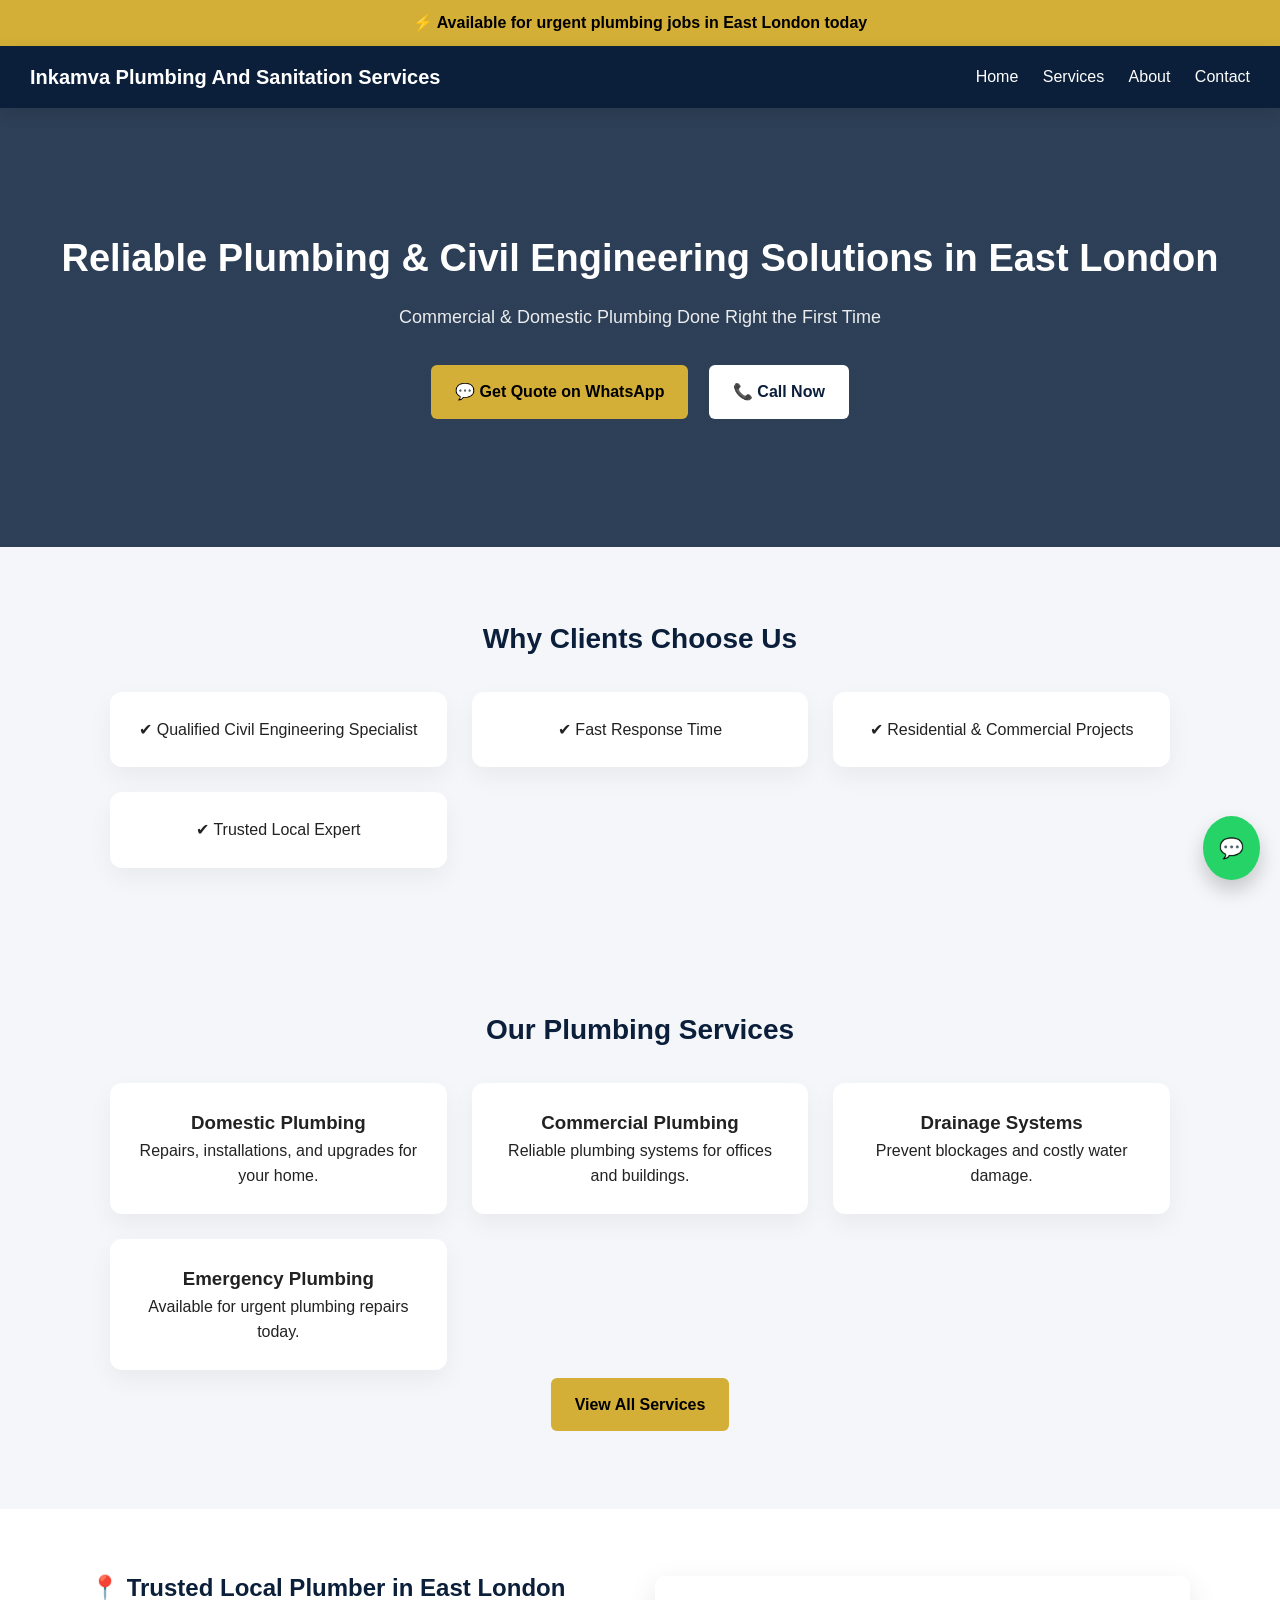
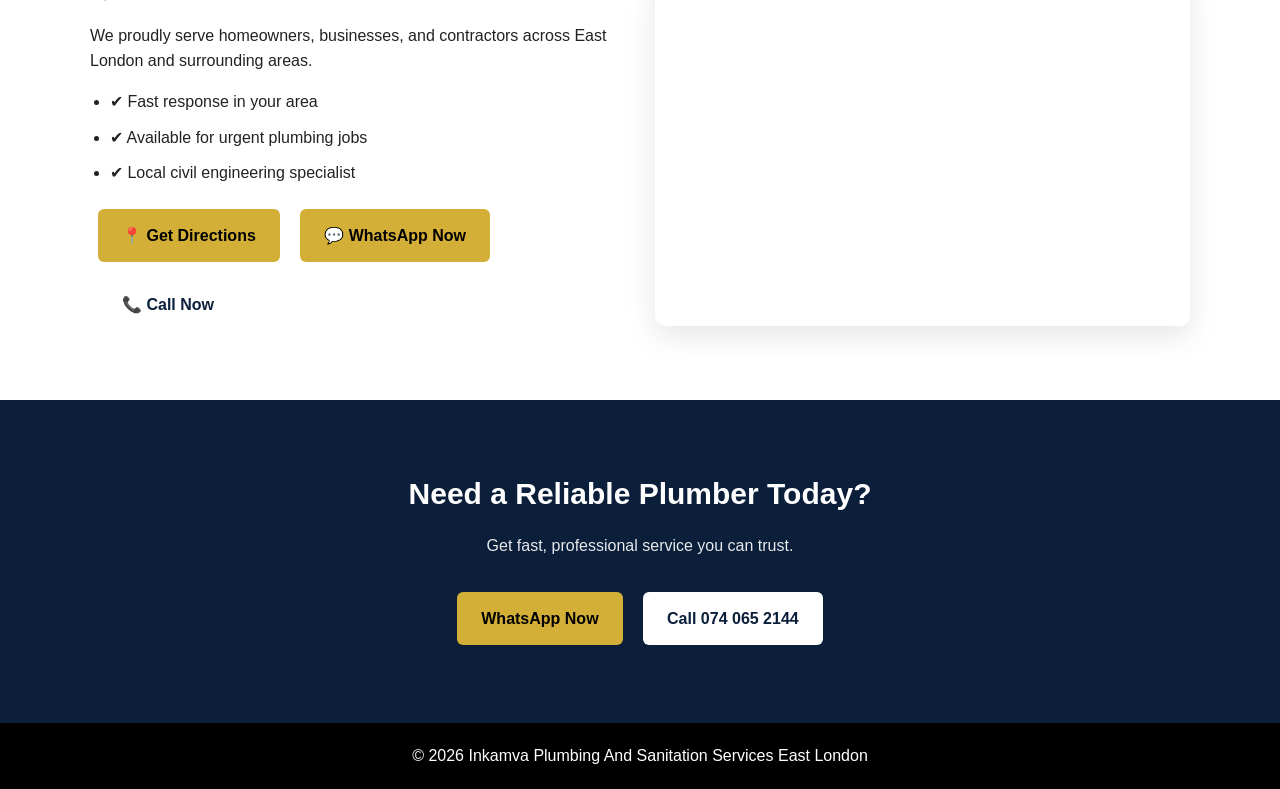
<file: Index.html>
<!DOCTYPE html>
<html lang="en">
<head>
<meta charset="UTF-8">
<meta name="viewport" content="width=device-width, initial-scale=1.0">

<title>Inkamva  Plumbing  And Sanitation  Services | Reliable Civil Engineering Plumbing Services</title>

<meta name="description" content="Looking for a reliable plumber in East London? We provide fast, professional commercial & domestic plumbing services. Call or WhatsApp now.">

<meta name="keywords" content="Plumber East London, Emergency Plumber East London, Commercial Plumbing Eastern Cape">

<link rel="stylesheet" href="style.css">

<style>
/* HERO BG */
.hero {
background: linear-gradient(rgba(11,31,58,0.85), rgba(11,31,58,0.85)),
url('https://images.ctfassets.net/09muo917z9ra/2yOFI9oIJpGVZ7pa9LHGTg/3d40ea985bd28c49a836c32a85cba67d/InShot_20260330_021956362.avif');
background-size: cover;
background-position: center;
color: white;
padding: 120px 20px;
text-align: center;
}

/* MAP SECTION */
.map-section {
padding: 60px 20px;
background: #ffffff;
}

.map-container {
display: grid;
grid-template-columns: repeat(auto-fit, minmax(300px, 1fr));
gap: 30px;
align-items: center;
}

.map-frame iframe {
border-radius: 10px;
box-shadow: 0 10px 30px rgba(0,0,0,0.1);
}

/* URGENCY BAR */
.urgency {
background: #d4af37;
color: #000;
text-align: center;
padding: 10px;
font-weight: 600;
}
</style>

</head>

<body>

<div class="urgency">
⚡ Available for urgent plumbing jobs in East London today
</div>

<header>
<h2>Inkamva  Plumbing  And Sanitation  Services</h2>
<nav>
<a href="index.html">Home</a>
<a href="services.html">Services</a>
<a href="about.html">About</a>
<a href="contact.html">Contact</a>
</nav>
</header>

<!-- HERO -->
<section class="hero">
<h1>Reliable Plumbing & Civil Engineering Solutions in East London</h1>
<p>Commercial & Domestic Plumbing Done Right the First Time</p>

<a href="https://wa.me/27740652144?text=Hi,%20I%20need%20a%20plumber%20in%20East%20London" class="btn primary">💬 Get Quote on WhatsApp</a>

<a href="tel:0740652144" class="btn secondary">📞 Call Now</a>
</section>

<!-- TRUST -->
<section class="section">
<h2>Why Clients Choose Us</h2>

<div class="grid">
<div class="card">✔ Qualified Civil Engineering Specialist</div>
<div class="card">✔ Fast Response Time</div>
<div class="card">✔ Residential & Commercial Projects</div>
<div class="card">✔ Trusted Local Expert</div>
</div>
</section>

<!-- SERVICES -->
<section class="section">
<h2>Our Plumbing Services</h2>

<div class="grid">
<div class="card">
<h3>Domestic Plumbing</h3>
<p>Repairs, installations, and upgrades for your home.</p>
</div>

<div class="card">
<h3>Commercial Plumbing</h3>
<p>Reliable plumbing systems for offices and buildings.</p>
</div>

<div class="card">
<h3>Drainage Systems</h3>
<p>Prevent blockages and costly water damage.</p>
</div>

<div class="card">
<h3>Emergency Plumbing</h3>
<p>Available for urgent plumbing repairs today.</p>
</div>
</div>

<a href="services.html" class="btn primary">View All Services</a>
</section>

<!-- GOOGLE MAP CONVERSION SECTION -->
<section class="map-section">

<div class="map-container">

<div>
<h2>📍 Trusted Local Plumber in East London</h2>

<p>
We proudly serve homeowners, businesses, and contractors across East London and surrounding areas.
</p>

<ul>
<li>✔ Fast response in your area</li>
<li>✔ Available for urgent plumbing jobs</li>
<li>✔ Local civil engineering specialist</li>
</ul>

<a href="https://www.google.com/maps/search/?api=1&query=East+London+South+Africa" target="_blank" class="btn primary">
📍 Get Directions
</a>

<a href="https://wa.me/27740652144?text=Hi,%20I%20need%20a%20plumber%20near%20me" class="btn primary">
💬 WhatsApp Now
</a>

<a href="tel:0740652144" class="btn secondary">
📞 Call Now
</a>

</div>

<div class="map-frame">
<iframe 
src="https://maps.google.com/maps?q=East%20London%20South%20Africa&t=&z=13&ie=UTF8&iwloc=&output=embed"
width="100%" height="350" style="border:0;" allowfullscreen="" loading="lazy">
</iframe>
</div>

</div>

</section>

<!-- CTA -->
<section class="cta">
<h2>Need a Reliable Plumber Today?</h2>
<p>Get fast, professional service you can trust.</p>

<a href="https://wa.me/27740652144" class="btn primary">WhatsApp Now</a>
<a href="tel:0740652144" class="btn secondary">Call 074 065 2144</a>
</section>

<footer>
<p>© 2026 Inkamva  Plumbing  And Sanitation  Services East London</p>
</footer>

<!-- FLOATING WHATSAPP -->
<a href="https://wa.me/27740652144?text=Hi,%20I%20need%20a%20quote" class="whatsapp">💬</a>

</body>
</html>
</file>
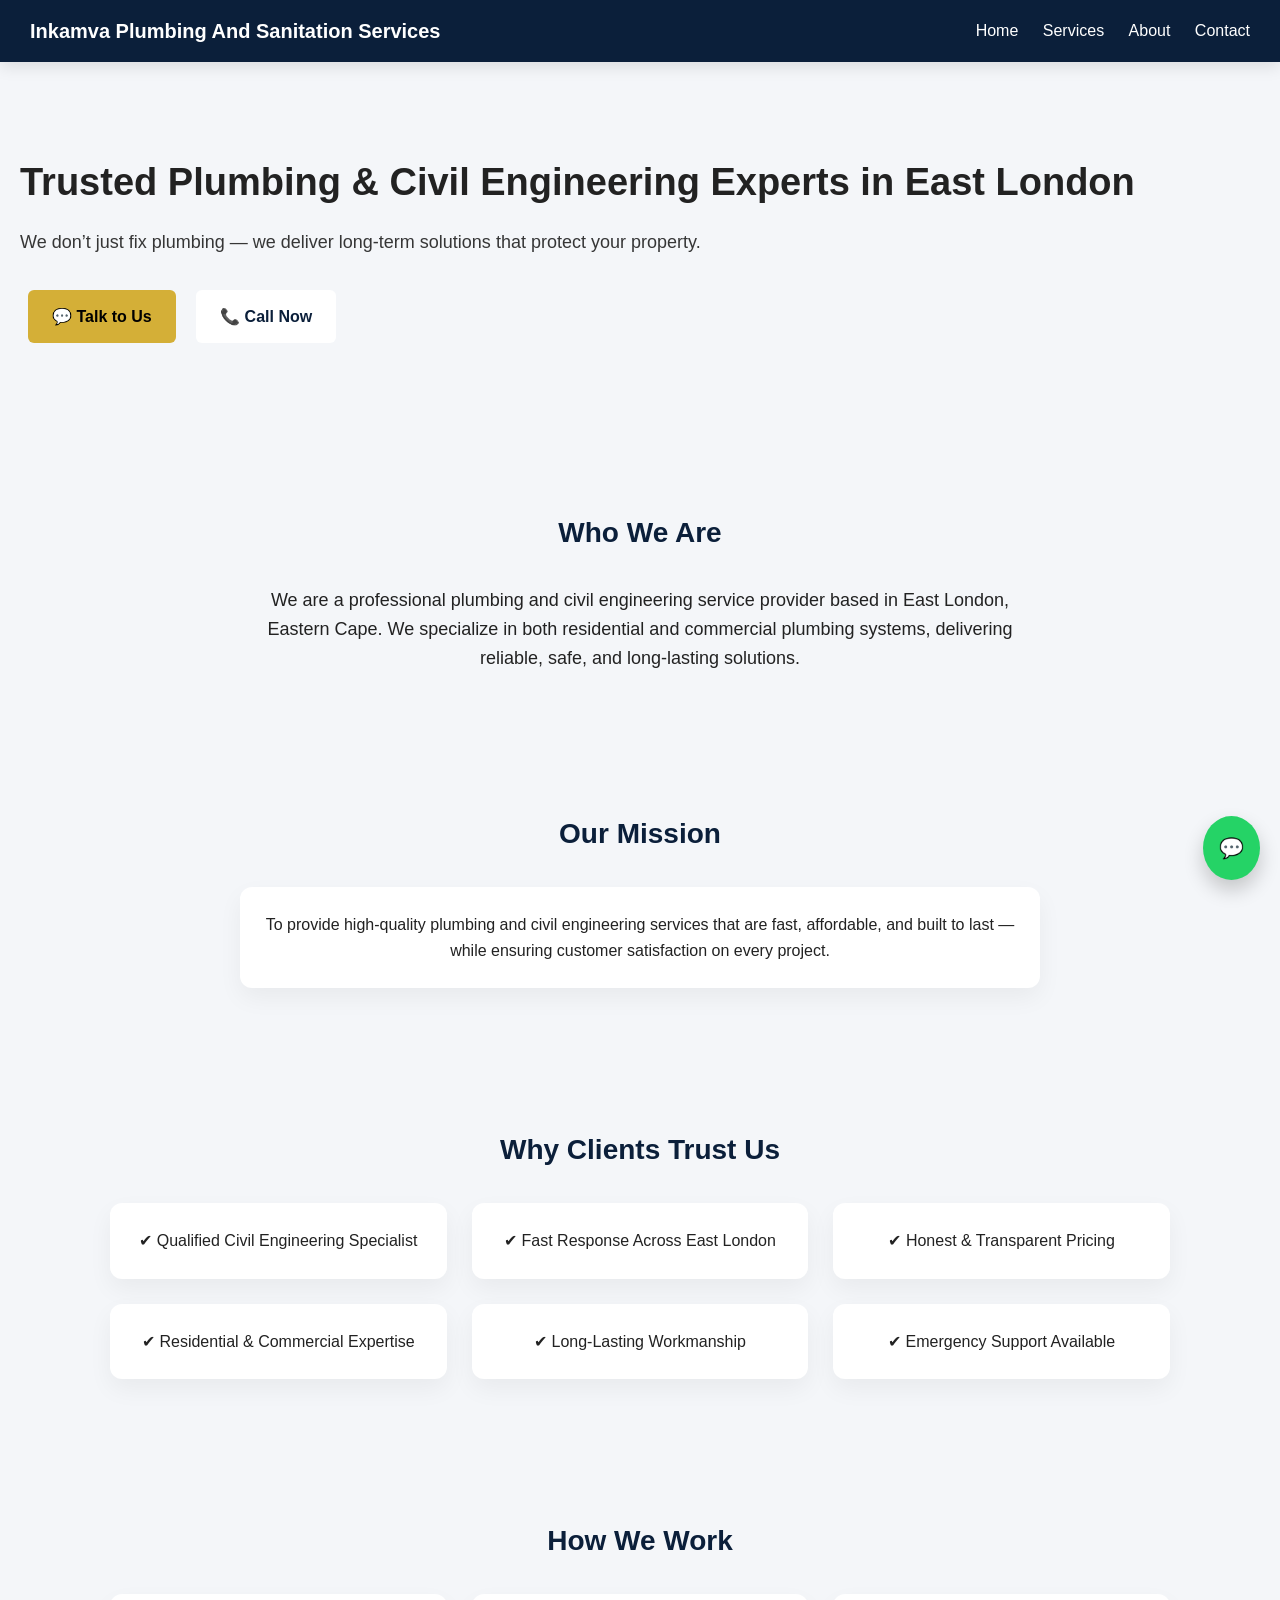
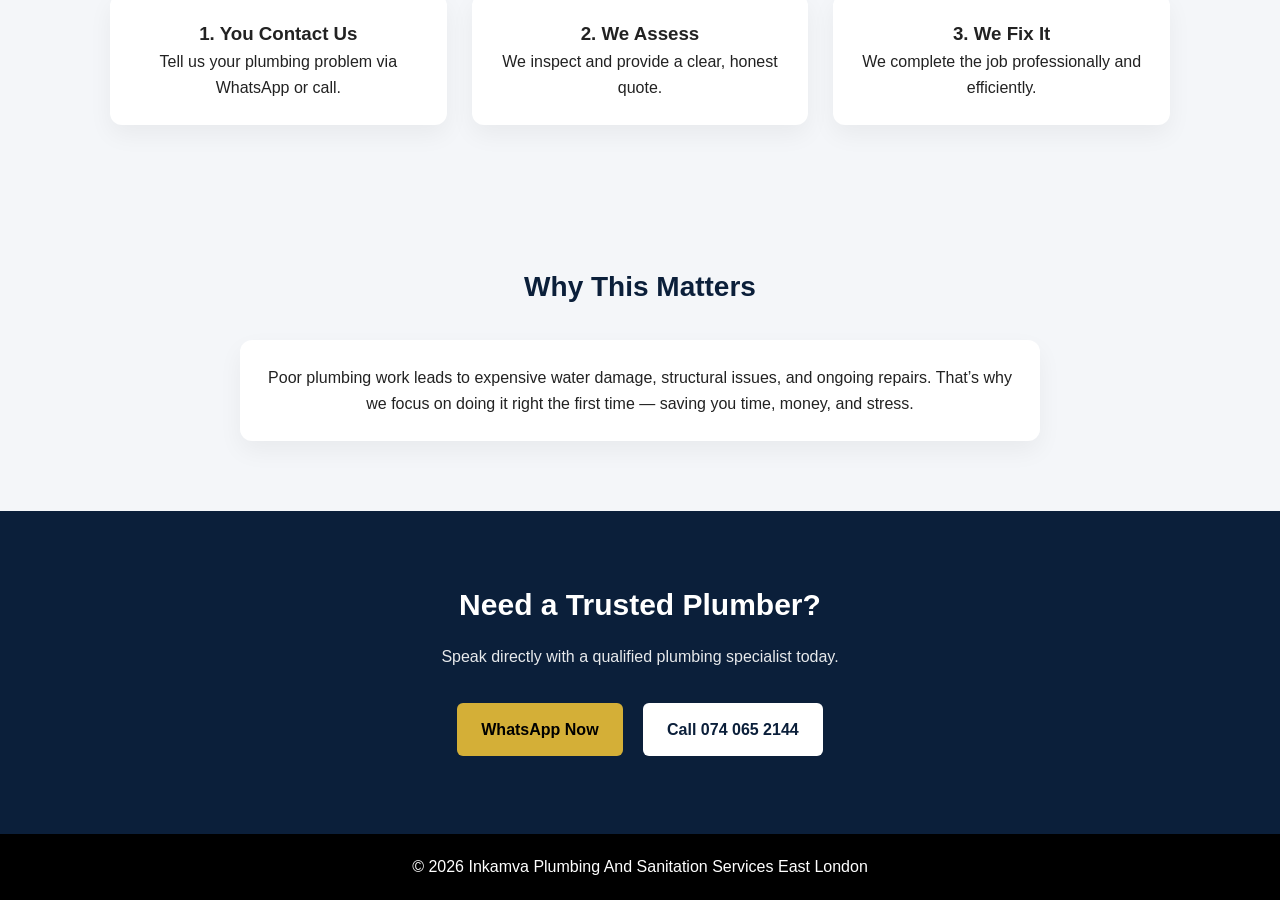
<file: about.html>
<!DOCTYPE html>
<html lang="en">
<head>
<meta charset="UTF-8">
<meta name="viewport" content="width=device-width, initial-scale=1.0">

<title>About Us | Trusted Plumber East London</title>

<meta name="description" content="Learn more about our professional plumbing and civil engineering services in East London. Trusted by homeowners and businesses. Call 074 065 2144.">

<meta name="keywords" content="About Plumber East London, Civil Engineering Plumbing, Trusted Plumbing Services Eastern Cape">

<link rel="stylesheet" href="style.css">
</head>

<body>

<header>
<h2>Inkamva  Plumbing  And Sanitation  Services</h2>

<nav>
<a href="index.html">Home</a>
<a href="services.html">Services</a>
<a href="about.html">About</a>
<a href="contact.html">Contact</a>
</nav>
</header>

<!-- HERO -->
<section class="hero" style="padding:90px 20px;">
<h1>Trusted Plumbing & Civil Engineering Experts in East London</h1>
<p>We don’t just fix plumbing — we deliver long-term solutions that protect your property.</p>

<a href="https://wa.me/27740652144?text=Hi,%20I%20want%20to%20know%20more%20about%20your%20services" class="btn primary">
💬 Talk to Us
</a>

<a href="tel:0740652144" class="btn secondary">
📞 Call Now
</a>
</section>

<!-- TRUST SECTION -->
<section class="section">

<h2>Who We Are</h2>

<p style="max-width:800px;margin:auto;font-size:18px;">
We are a professional plumbing and civil engineering service provider based in East London, Eastern Cape.
We specialize in both residential and commercial plumbing systems, delivering reliable, safe, and long-lasting solutions.
</p>

</section>

<!-- MISSION -->
<section class="section">

<h2>Our Mission</h2>

<div class="card" style="max-width:800px;margin:auto;">
<p>
To provide high-quality plumbing and civil engineering services that are fast, affordable, and built to last — while ensuring customer satisfaction on every project.
</p>
</div>

</section>

<!-- WHY TRUST US -->
<section class="section">

<h2>Why Clients Trust Us</h2>

<div class="grid">

<div class="card">✔ Qualified Civil Engineering Specialist</div>
<div class="card">✔ Fast Response Across East London</div>
<div class="card">✔ Honest & Transparent Pricing</div>
<div class="card">✔ Residential & Commercial Expertise</div>
<div class="card">✔ Long-Lasting Workmanship</div>
<div class="card">✔ Emergency Support Available</div>

</div>

</section>

<!-- PROCESS -->
<section class="section">

<h2>How We Work</h2>

<div class="grid">

<div class="card">
<h3>1. You Contact Us</h3>
<p>Tell us your plumbing problem via WhatsApp or call.</p>
</div>

<div class="card">
<h3>2. We Assess</h3>
<p>We inspect and provide a clear, honest quote.</p>
</div>

<div class="card">
<h3>3. We Fix It</h3>
<p>We complete the job professionally and efficiently.</p>
</div>

</div>

</section>

<!-- PERSONAL TRUST HOOK -->
<section class="section">

<h2>Why This Matters</h2>

<div class="card" style="max-width:800px;margin:auto;">
<p>
Poor plumbing work leads to expensive water damage, structural issues, and ongoing repairs.
That’s why we focus on doing it right the first time — saving you time, money, and stress.
</p>
</div>

</section>

<!-- CTA -->
<section class="cta">

<h2>Need a Trusted Plumber?</h2>
<p>Speak directly with a qualified plumbing specialist today.</p>

<a href="https://wa.me/27740652144" class="btn primary">WhatsApp Now</a>
<a href="tel:0740652144" class="btn secondary">Call 074 065 2144</a>

</section>

<!-- FOOTER -->
<footer>
<p>© 2026 Inkamva  Plumbing  And Sanitation  Services East London</p>
</footer>

<!-- FLOATING WHATSAPP -->
<a href="https://wa.me/27740652144?text=Hi,%20I%20want%20a%20quote" class="whatsapp">💬</a>

</body>
</html>
</file>
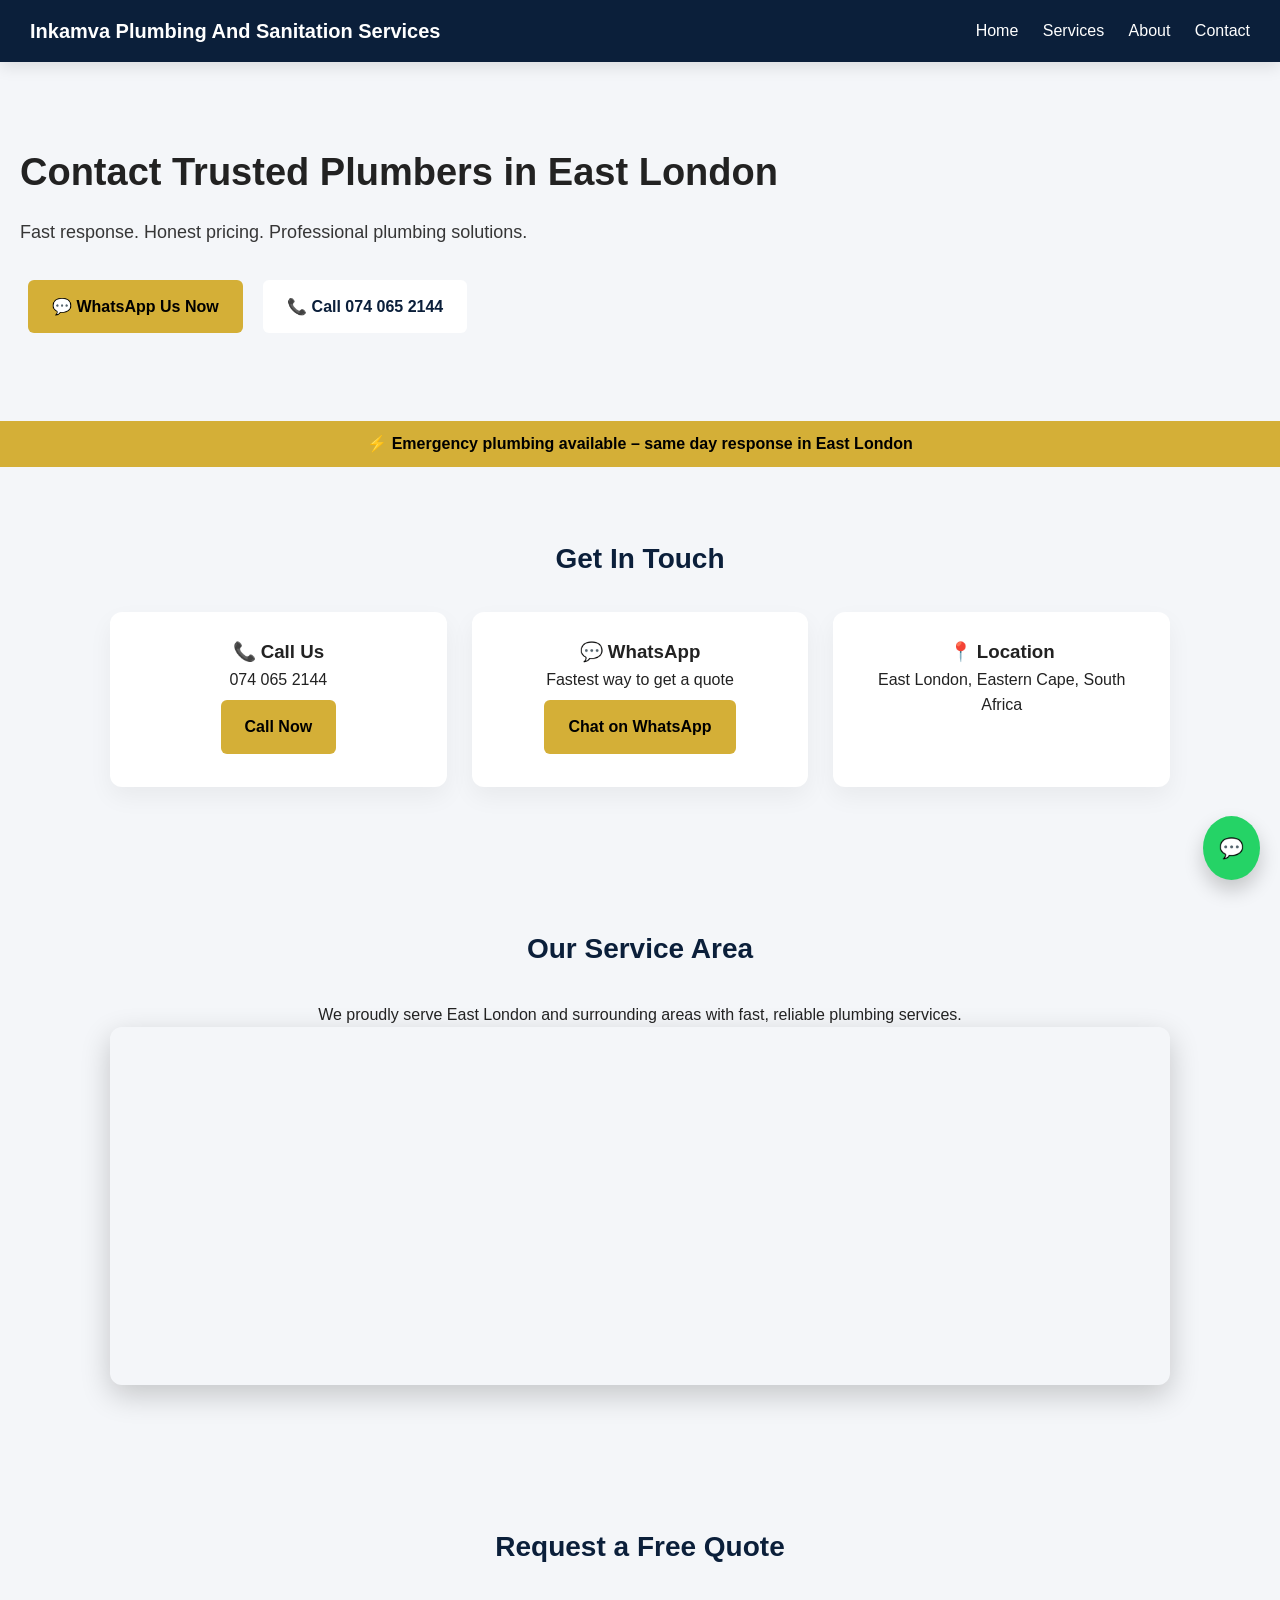
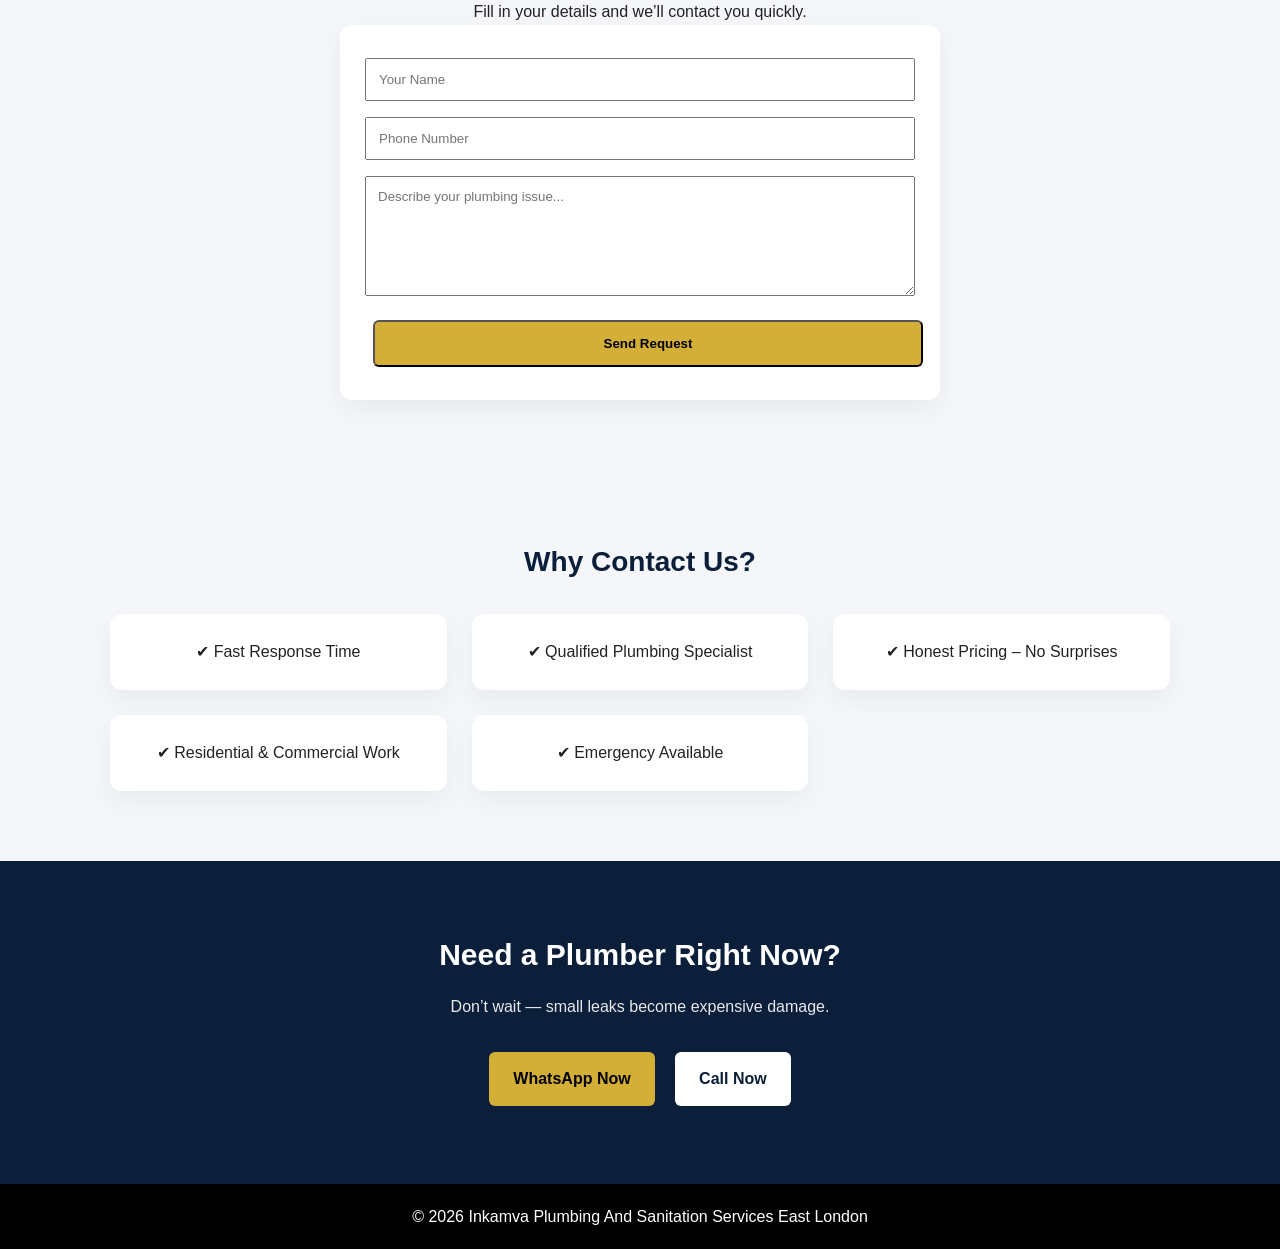
<file: contact.html>
<!DOCTYPE html>
<html lang="en">
<head>
<meta charset="UTF-8">
<meta name="viewport" content="width=device-width, initial-scale=1.0">

<title>Contact Us | Plumber East London | Fast Response</title>

<meta name="description" content="Contact trusted plumbers in East London. Fast response for domestic & commercial plumbing. Call or WhatsApp 074 065 2144.">

<meta name="keywords" content="Contact Plumber East London, Emergency Plumbing Eastern Cape, Plumbing Quote East London">

<link rel="stylesheet" href="style.css">
</head>

<body>

<header>
<h2>Inkamva  Plumbing  And Sanitation  Services</h2>

<nav>
<a href="index.html">Home</a>
<a href="services.html">Services</a>
<a href="about.html">About</a>
<a href="contact.html">Contact</a>
</nav>
</header>

<!-- HERO -->
<section class="hero" style="padding:80px 20px;">
<h1>Contact Trusted Plumbers in East London</h1>
<p>Fast response. Honest pricing. Professional plumbing solutions.</p>

<a href="https://wa.me/27740652144?text=Hi,%20I%20need%20a%20plumbing%20quote" class="btn primary">
💬 WhatsApp Us Now
</a>

<a href="tel:0740652144" class="btn secondary">
📞 Call 074 065 2144
</a>
</section>

<!-- URGENCY BAR -->
<div class="urgency">
⚡ Emergency plumbing available – same day response in East London
</div>

<!-- CONTACT INFO -->
<section class="section">

<h2>Get In Touch</h2>

<div class="grid">

<div class="card">
<h3>📞 Call Us</h3>
<p>074 065 2144</p>
<a href="tel:0740652144" class="btn primary">Call Now</a>
</div>

<div class="card">
<h3>💬 WhatsApp</h3>
<p>Fastest way to get a quote</p>
<a href="https://wa.me/27740652144" class="btn primary">Chat on WhatsApp</a>
</div>

<div class="card">
<h3>📍 Location</h3>
<p>East London, Eastern Cape, South Africa</p>
</div>

</div>

</section>

<!-- GOOGLE MAPS (CONVERSION MONSTER SECTION) -->
<section class="section">

<h2>Our Service Area</h2>

<p>We proudly serve East London and surrounding areas with fast, reliable plumbing services.</p>

<div style="border-radius:12px; overflow:hidden; box-shadow:0 10px 30px rgba(0,0,0,0.2);">

<iframe
src="https://www.google.com/maps?q=East+London+Eastern+Cape&output=embed"
width="100%" 
height="350" 
style="border:0;" 
allowfullscreen="" 
loading="lazy">
</iframe>

</div>

</section>

<!-- CONTACT FORM -->
<section class="section">

<h2>Request a Free Quote</h2>

<p>Fill in your details and we’ll contact you quickly.</p>

<div class="card" style="max-width:600px;margin:auto;">

<form>

<input type="text" placeholder="Your Name" required style="width:100%;padding:12px;margin:8px 0;">
<input type="tel" placeholder="Phone Number" required style="width:100%;padding:12px;margin:8px 0;">
<textarea placeholder="Describe your plumbing issue..." required style="width:100%;padding:12px;margin:8px 0;height:120px;"></textarea>

<button type="submit" class="btn primary" style="width:100%;">
Send Request
</button>

</form>

</div>

</section>

<!-- WHY CONTACT US -->
<section class="section">

<h2>Why Contact Us?</h2>

<div class="grid">

<div class="card">✔ Fast Response Time</div>
<div class="card">✔ Qualified Plumbing Specialist</div>
<div class="card">✔ Honest Pricing – No Surprises</div>
<div class="card">✔ Residential & Commercial Work</div>
<div class="card">✔ Emergency Available</div>

</div>

</section>

<!-- FINAL CTA -->
<section class="cta">

<h2>Need a Plumber Right Now?</h2>
<p>Don’t wait — small leaks become expensive damage.</p>

<a href="https://wa.me/27740652144" class="btn primary">WhatsApp Now</a>
<a href="tel:0740652144" class="btn secondary">Call Now</a>

</section>

<!-- FOOTER -->
<footer>
<p>© 2026 Inkamva  Plumbing  And Sanitation  Services East London</p>
</footer>

<!-- FLOATING WHATSAPP -->
<a href="https://wa.me/27740652144?text=Hi,%20I%20need%20a%20plumbing%20quote" class="whatsapp">💬</a>

</body>
</html>
</file>
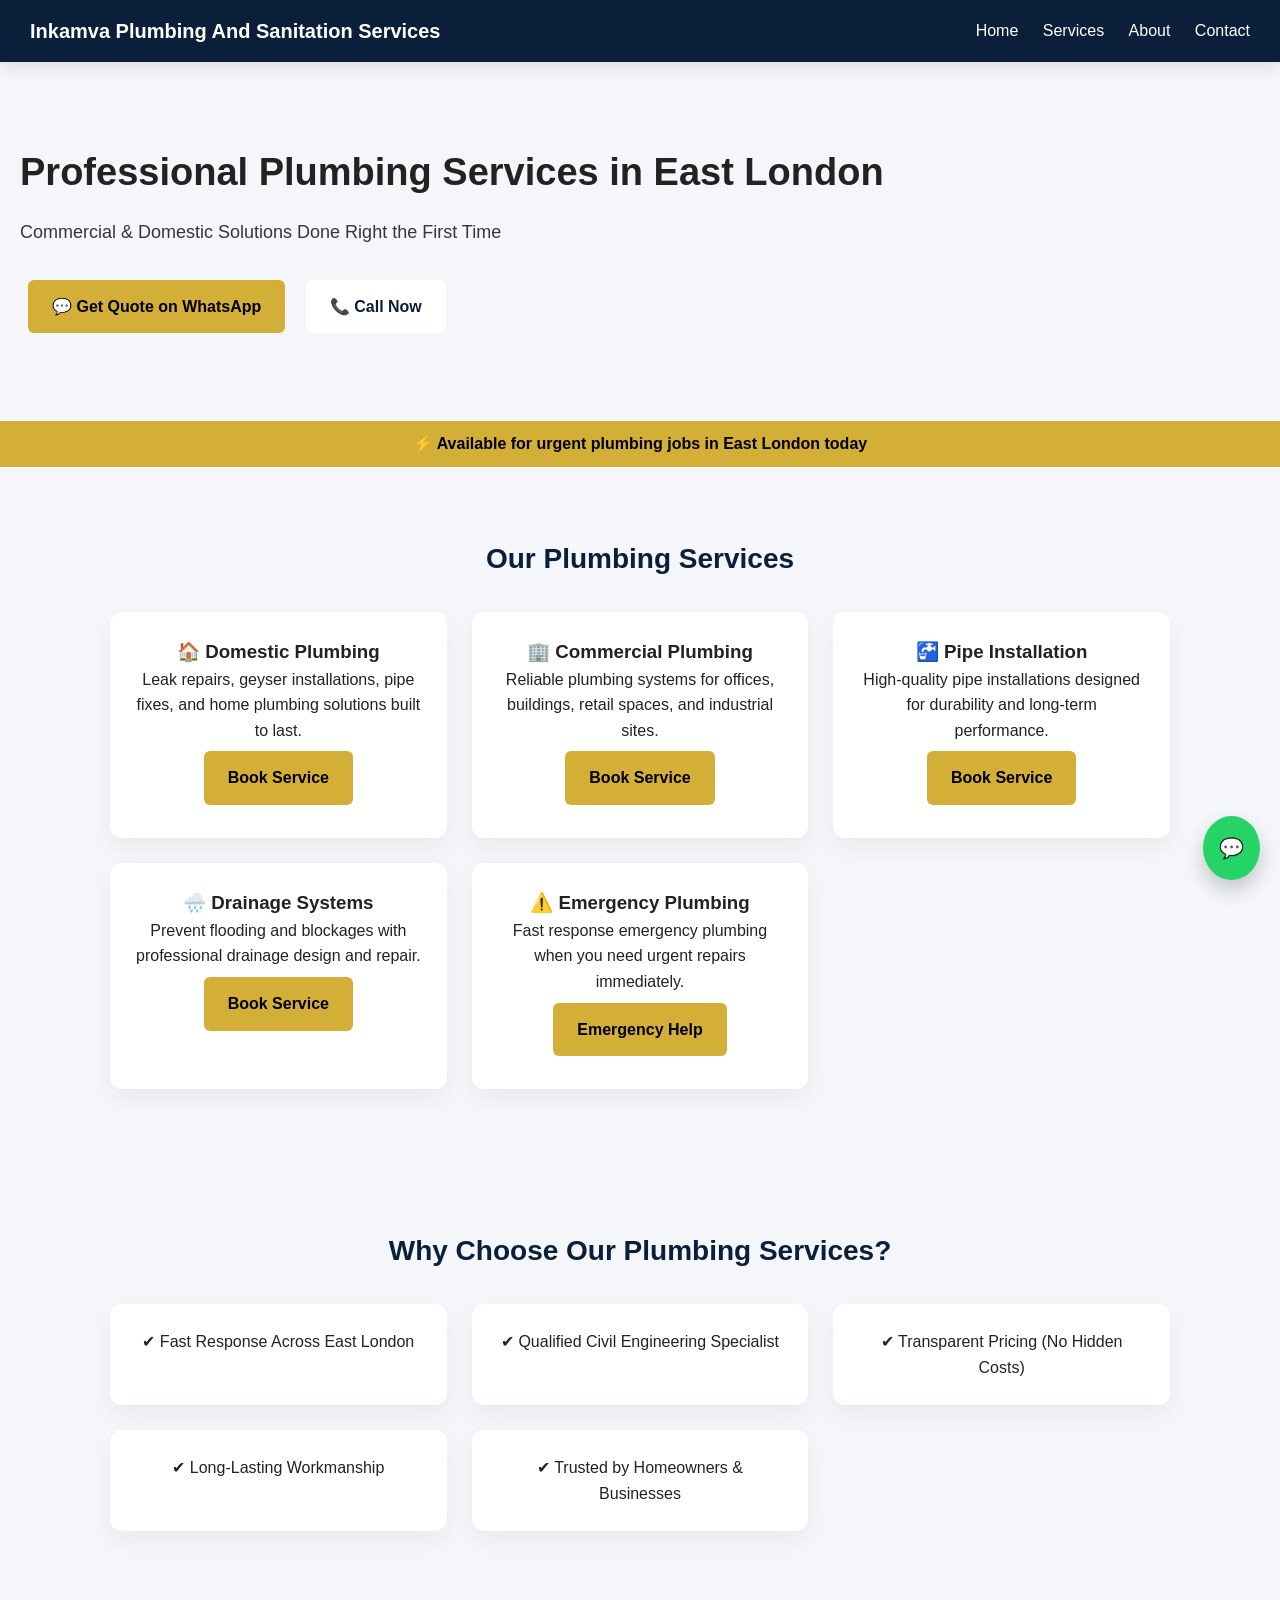
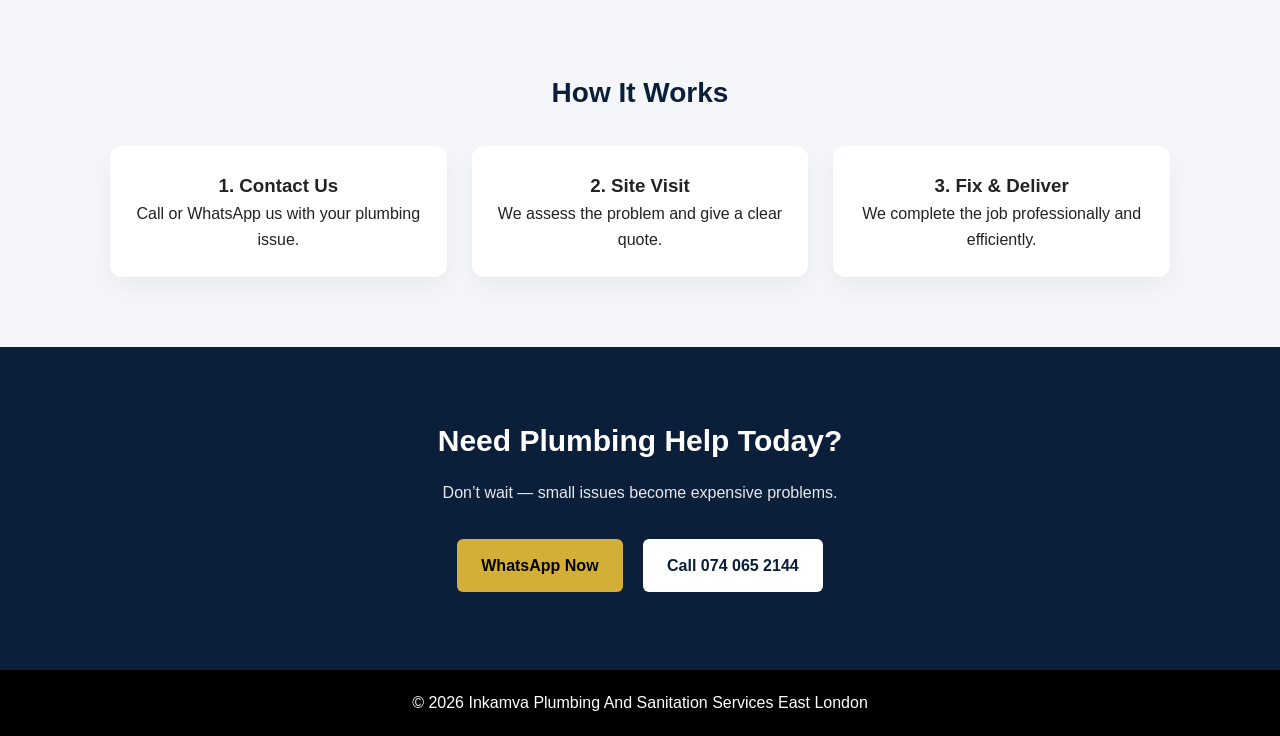
<file: services.html>
<!DOCTYPE html>
<html lang="en">
<head>
<meta charset="UTF-8">
<meta name="viewport" content="width=device-width, initial-scale=1.0">

<title>Plumbing Services East London | Commercial & Domestic Experts</title>

<meta name="description" content="Professional plumbing services in East London. Domestic, commercial, drainage & emergency plumbing. Fast response. Call or WhatsApp 074 065 2144.">

<meta name="keywords" content="Plumber East London, Commercial Plumbing, Emergency Plumber Eastern Cape, Drainage Services, Civil Engineering Plumbing">

<link rel="stylesheet" href="style.css">
</head>

<body>

<header>
<h2>Inkamva  Plumbing  And Sanitation  Services</h2>

<nav>
<a href="index.html">Home</a>
<a href="services.html">Services</a>
<a href="about.html">About</a>
<a href="contact.html">Contact</a>
</nav>
</header>

<!-- HERO -->
<section class="hero" style="padding:80px 20px;">
<h1>Professional Plumbing Services in East London</h1>
<p>Commercial & Domestic Solutions Done Right the First Time</p>

<a href="https://wa.me/27740652144?text=Hi,%20I%20need%20a%20plumbing%20service%20quote" class="btn primary">💬 Get Quote on WhatsApp</a>
<a href="tel:0740652144" class="btn secondary">📞 Call Now</a>
</section>

<!-- URGENCY -->
<div class="urgency">
⚡ Available for urgent plumbing jobs in East London today
</div>

<!-- SERVICES GRID -->
<section class="section">

<h2>Our Plumbing Services</h2>

<div class="grid">

<div class="card">
<h3>🏠 Domestic Plumbing</h3>
<p>Leak repairs, geyser installations, pipe fixes, and home plumbing solutions built to last.</p>
<a href="https://wa.me/27740652144?text=I%20need%20domestic%20plumbing%20help" class="btn primary">Book Service</a>
</div>

<div class="card">
<h3>🏢 Commercial Plumbing</h3>
<p>Reliable plumbing systems for offices, buildings, retail spaces, and industrial sites.</p>
<a href="https://wa.me/27740652144?text=I%20need%20commercial%20plumbing%20services" class="btn primary">Book Service</a>
</div>

<div class="card">
<h3>🚰 Pipe Installation</h3>
<p>High-quality pipe installations designed for durability and long-term performance.</p>
<a href="https://wa.me/27740652144?text=I%20need%20pipe%20installation" class="btn primary">Book Service</a>
</div>

<div class="card">
<h3>🌧️ Drainage Systems</h3>
<p>Prevent flooding and blockages with professional drainage design and repair.</p>
<a href="https://wa.me/27740652144?text=I%20need%20drainage%20services" class="btn primary">Book Service</a>
</div>

<div class="card">
<h3>⚠️ Emergency Plumbing</h3>
<p>Fast response emergency plumbing when you need urgent repairs immediately.</p>
<a href="https://wa.me/27740652144?text=I%20need%20urgent%20plumbing%20help" class="btn primary">Emergency Help</a>
</div>

</div>

</section>

<!-- WHY CHOOSE US -->
<section class="section">

<h2>Why Choose Our Plumbing Services?</h2>

<div class="grid">

<div class="card">✔ Fast Response Across East London</div>
<div class="card">✔ Qualified Civil Engineering Specialist</div>
<div class="card">✔ Transparent Pricing (No Hidden Costs)</div>
<div class="card">✔ Long-Lasting Workmanship</div>
<div class="card">✔ Trusted by Homeowners & Businesses</div>

</div>

</section>

<!-- PROCESS -->
<section class="section">

<h2>How It Works</h2>

<div class="grid">

<div class="card">
<h3>1. Contact Us</h3>
<p>Call or WhatsApp us with your plumbing issue.</p>
</div>

<div class="card">
<h3>2. Site Visit</h3>
<p>We assess the problem and give a clear quote.</p>
</div>

<div class="card">
<h3>3. Fix & Deliver</h3>
<p>We complete the job professionally and efficiently.</p>
</div>

</div>

</section>

<!-- CTA -->
<section class="cta">
<h2>Need Plumbing Help Today?</h2>
<p>Don’t wait — small issues become expensive problems.</p>

<a href="https://wa.me/27740652144" class="btn primary">WhatsApp Now</a>
<a href="tel:0740652144" class="btn secondary">Call 074 065 2144</a>
</section>

<!-- FOOTER -->
<footer>
<p>© 2026 Inkamva  Plumbing  And Sanitation  Services East London</p>
</footer>

<!-- FLOATING WHATSAPP -->
<a href="https://wa.me/27740652144?text=Hi,%20I%20need%20a%20plumbing%20service" class="whatsapp">💬</a>

</body>
</html>
</file>
<file: style.css>
/* RESET */
* {
margin: 0;
padding: 0;
box-sizing: border-box;
font-family: 'Poppins', sans-serif;
}

body {
background: #f4f6f9;
color: #222;
line-height: 1.6;
}

/* HEADER */
header {
position: sticky;
top: 0;
background: #0b1f3a;
color: #fff;
padding: 15px 30px;
display: flex;
justify-content: space-between;
align-items: center;
z-index: 1000;
box-shadow: 0 5px 15px rgba(0,0,0,0.1);
}

header h2 {
font-size: 20px;
}

nav  a{
color: #fff;
margin-left: 20px;
text-decoration: none;
font-weight: 500;
transition: 0.3s;
}

nav  a:hover {
color: #d4af37;
}

/* HERO */
.hero h1 {
font-size: 38px;
margin-bottom: 15px;
font-weight: 700;
}

.hero p {
font-size: 18px;
margin-bottom: 25px;
opacity: 0.9;
}

/* BUTTONS */
.btn {
display: inline-block;
padding: 14px 24px;
border-radius: 6px;
text-decoration: none;
font-weight: 600;
margin: 8px;
transition: 0.3s ease;
}

.primary {
background: #d4af37;
color: #000;
}

.primary:hover {
background: #c19b2e;
transform: translateY(-2px);
}

.secondary {
background: #fff;
color: #0b1f3a;
}

.secondary:hover {
transform: translateY(-2px);
}

/* SECTIONS */
.section {
padding: 70px 20px;
text-align: center;
max-width: 1100px;
margin: auto;
}

.section h2 {
font-size: 28px;
color: #0b1f3a;
margin-bottom: 30px;
}

/* GRID */
.grid {
display: grid;
grid-template-columns: repeat(auto-fit, minmax(250px, 1fr));
gap: 25px;
}

/* CARDS */
.card {
background: #fff;
padding: 25px;
border-radius: 12px;
box-shadow: 0 10px 25px rgba(0,0,0,0.05);
transition: 0.3s ease;
opacity: 1;
transform: translateY(0);
}

.card:hover {
transform: translateY(-5px);
box-shadow: 0 15px 35px rgba(0,0,0,0.1);
}

/* CTA */
.cta {
background: #0b1f3a;
color: #fff;
padding: 70px 20px;
text-align: center;
}

.cta h2 {
margin-bottom: 15px;
font-size: 30px;
}

.cta p {
margin-bottom: 25px;
opacity: 0.9;
}

/* URGENCY BAR */
.urgency {
background: #d4af37;
color: #000;
text-align: center;
padding: 10px;
font-weight: 600;
}

/* MAP SECTION */
.map-section {
padding: 70px 20px;
background: #fff;
}

.map-container {
display: grid;
grid-template-columns: repeat(auto-fit, minmax(300px, 1fr));
gap: 40px;
align-items: center;
max-width: 1100px;
margin: auto;
}

.map-container h2 {
color: #0b1f3a;
margin-bottom: 15px;
}

.map-container ul {
margin: 15px 0;
padding-left: 20px;
}

.map-container li {
margin-bottom: 10px;
}

.map-frame iframe {
width: 100%;
border-radius: 12px;
box-shadow: 0 15px 30px rgba(0,0,0,0.1);
}

/* FOOTER */
footer {
background: #000;
color: #fff;
text-align: center;
padding: 20px;
}

/* WHATSAPP FLOAT */
.whatsapp {
position: fixed;
bottom: 20px;
right: 20px;
background: #25D366;
color: #fff;
padding: 16px;
border-radius: 50%;
font-size: 20px;
text-decoration: none;
box-shadow: 0 10px 20px rgba(0,0,0,0.2);
transition: 0.3s;
}

.whatsapp:hover {
transform: scale(1.1);
}

/* ANIMATIONS */
.show {
opacity: 1 !important;
transform: translateY(0) !important;
}

@media (max-width: 768px) {
nav {
display: flex;
flex-direction: row;
gap: 10px;
}


.hero h1 {
font-size: 28px;
}

.section h2 {
font-size: 24px;
}


.btn {
width: 90%;
max-width: 300px;
}

}
</file>
